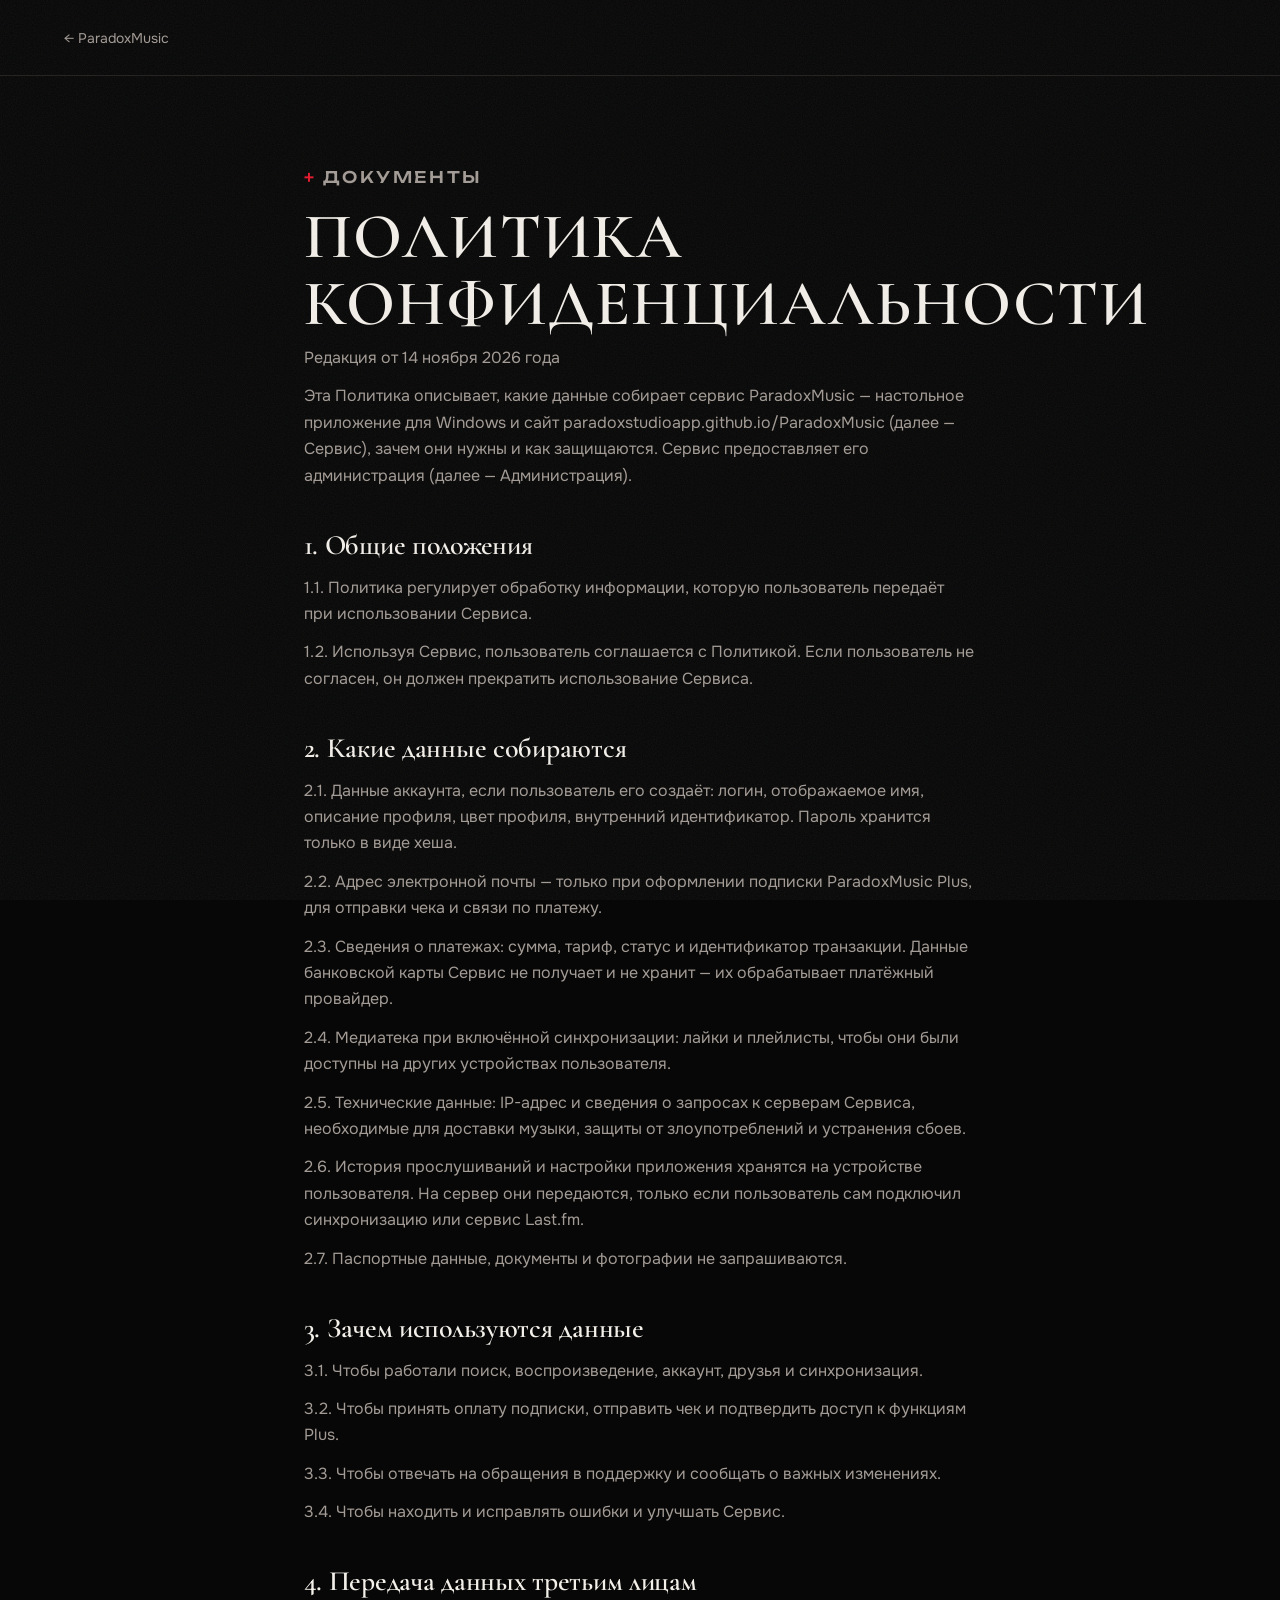
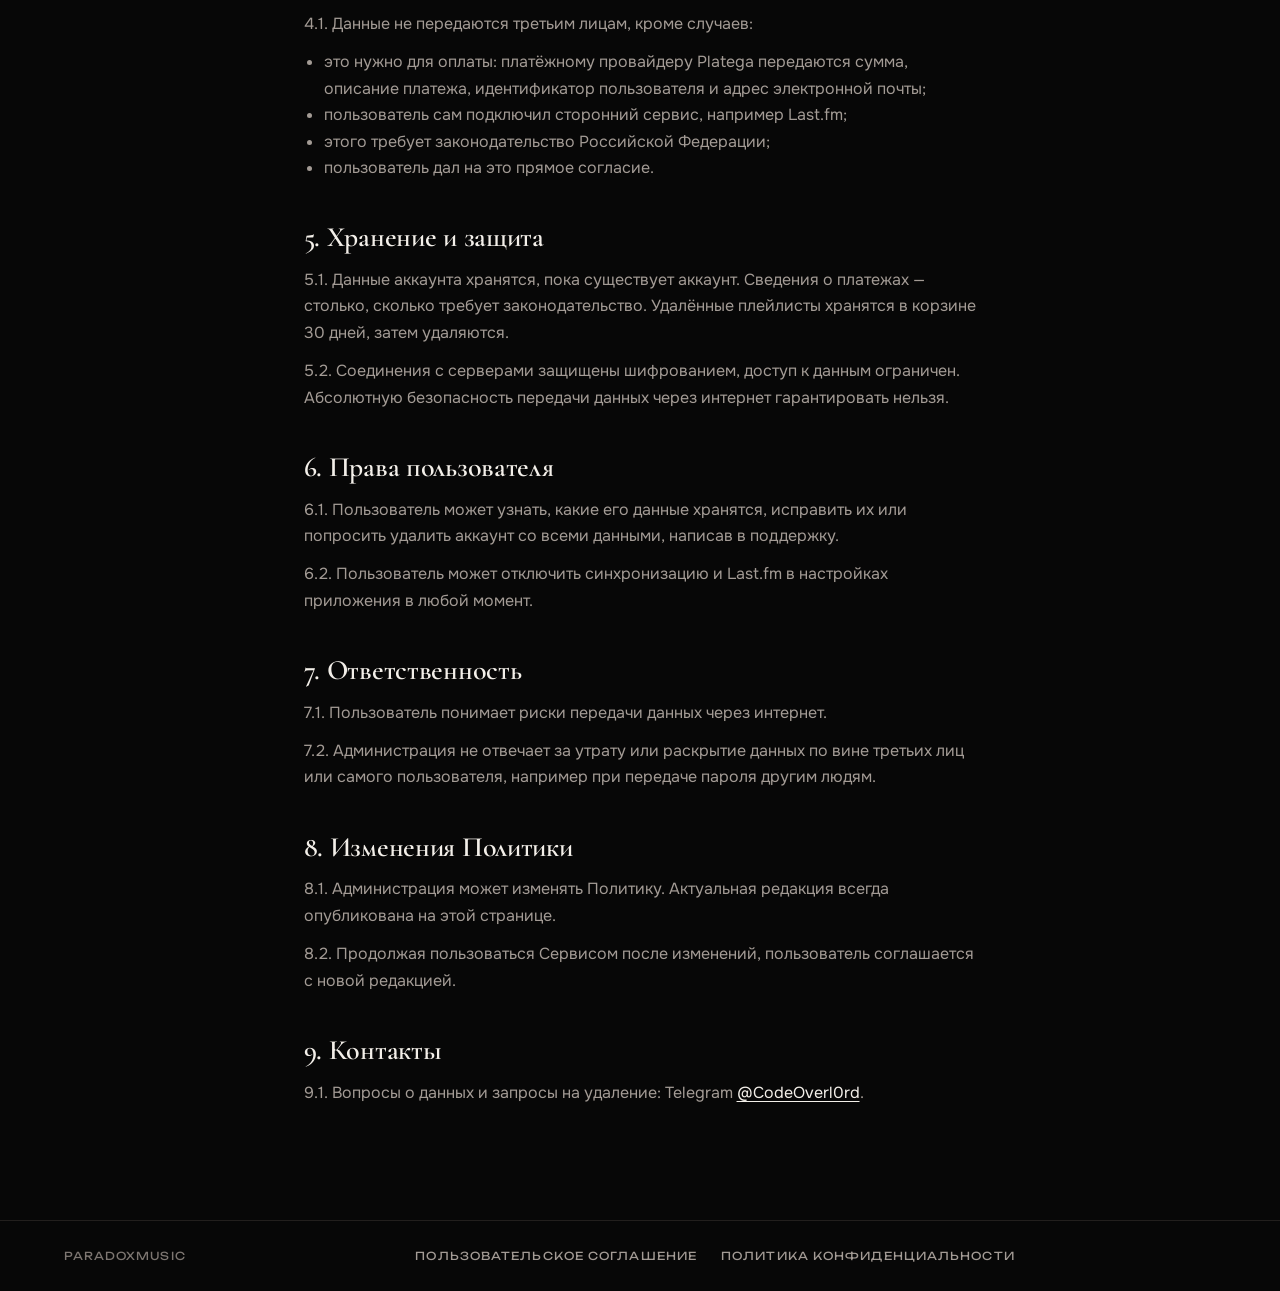
<file: site/privacy.html>
<!doctype html>
<html lang="ru">
<head>
<meta charset="utf-8">
<meta name="viewport" content="width=device-width, initial-scale=1">
<title>Политика конфиденциальности — ParadoxMusic</title>
<meta name="description" content="Как ParadoxMusic собирает, использует и защищает данные пользователей.">
<link rel="icon" type="image/png" href="assets/icon-64.png">
<link rel="preconnect" href="https://fonts.googleapis.com">
<link rel="preconnect" href="https://fonts.gstatic.com" crossorigin>
<link href="https://fonts.googleapis.com/css2?family=Cormorant+Garamond:wght@500;600&family=Onest:wght@400;500&family=Unbounded:wght@400;500&display=swap" rel="stylesheet">
<link rel="stylesheet" href="styles.css">
</head>
<body class="doc-page">
  <header class="doc-top"><div class="wrap"><a href="./" class="doc-home">← ParadoxMusic</a></div></header>
  <main class="wrap doc">
    <p class="kicker">Документы</p>
    <h1>Политика конфиденциальности</h1>
    <p class="doc-date">Редакция от 14 ноября 2026 года</p>

    <p>Эта Политика описывает, какие данные собирает сервис ParadoxMusic — настольное приложение для Windows и сайт paradoxstudioapp.github.io/ParadoxMusic (далее — Сервис), зачем они нужны и как защищаются. Сервис предоставляет его администрация (далее — Администрация).</p>

    <h2>1. Общие положения</h2>
    <p>1.1. Политика регулирует обработку информации, которую пользователь передаёт при использовании Сервиса.</p>
    <p>1.2. Используя Сервис, пользователь соглашается с Политикой. Если пользователь не согласен, он должен прекратить использование Сервиса.</p>

    <h2>2. Какие данные собираются</h2>
    <p>2.1. Данные аккаунта, если пользователь его создаёт: логин, отображаемое имя, описание профиля, цвет профиля, внутренний идентификатор. Пароль хранится только в виде хеша.</p>
    <p>2.2. Адрес электронной почты — только при оформлении подписки ParadoxMusic Plus, для отправки чека и связи по платежу.</p>
    <p>2.3. Сведения о платежах: сумма, тариф, статус и идентификатор транзакции. Данные банковской карты Сервис не получает и не хранит — их обрабатывает платёжный провайдер.</p>
    <p>2.4. Медиатека при включённой синхронизации: лайки и плейлисты, чтобы они были доступны на других устройствах пользователя.</p>
    <p>2.5. Технические данные: IP-адрес и сведения о запросах к серверам Сервиса, необходимые для доставки музыки, защиты от злоупотреблений и устранения сбоев.</p>
    <p>2.6. История прослушиваний и настройки приложения хранятся на устройстве пользователя. На сервер они передаются, только если пользователь сам подключил синхронизацию или сервис Last.fm.</p>
    <p>2.7. Паспортные данные, документы и фотографии не запрашиваются.</p>

    <h2>3. Зачем используются данные</h2>
    <p>3.1. Чтобы работали поиск, воспроизведение, аккаунт, друзья и синхронизация.</p>
    <p>3.2. Чтобы принять оплату подписки, отправить чек и подтвердить доступ к функциям Plus.</p>
    <p>3.3. Чтобы отвечать на обращения в поддержку и сообщать о важных изменениях.</p>
    <p>3.4. Чтобы находить и исправлять ошибки и улучшать Сервис.</p>

    <h2>4. Передача данных третьим лицам</h2>
    <p>4.1. Данные не передаются третьим лицам, кроме случаев:</p>
    <ul>
      <li>это нужно для оплаты: платёжному провайдеру Platega передаются сумма, описание платежа, идентификатор пользователя и адрес электронной почты;</li>
      <li>пользователь сам подключил сторонний сервис, например Last.fm;</li>
      <li>этого требует законодательство Российской Федерации;</li>
      <li>пользователь дал на это прямое согласие.</li>
    </ul>

    <h2>5. Хранение и защита</h2>
    <p>5.1. Данные аккаунта хранятся, пока существует аккаунт. Сведения о платежах — столько, сколько требует законодательство. Удалённые плейлисты хранятся в корзине 30 дней, затем удаляются.</p>
    <p>5.2. Соединения с серверами защищены шифрованием, доступ к данным ограничен. Абсолютную безопасность передачи данных через интернет гарантировать нельзя.</p>

    <h2>6. Права пользователя</h2>
    <p>6.1. Пользователь может узнать, какие его данные хранятся, исправить их или попросить удалить аккаунт со всеми данными, написав в поддержку.</p>
    <p>6.2. Пользователь может отключить синхронизацию и Last.fm в настройках приложения в любой момент.</p>

    <h2>7. Ответственность</h2>
    <p>7.1. Пользователь понимает риски передачи данных через интернет.</p>
    <p>7.2. Администрация не отвечает за утрату или раскрытие данных по вине третьих лиц или самого пользователя, например при передаче пароля другим людям.</p>

    <h2>8. Изменения Политики</h2>
    <p>8.1. Администрация может изменять Политику. Актуальная редакция всегда опубликована на этой странице.</p>
    <p>8.2. Продолжая пользоваться Сервисом после изменений, пользователь соглашается с новой редакцией.</p>

    <h2>9. Контакты</h2>
    <p>9.1. Вопросы о данных и запросы на удаление: Telegram <a href="https://t.me/CodeOverl0rd">@CodeOverl0rd</a>.</p>
  </main>
  <footer class="footer"><div class="wrap footer-row"><span>ParadoxMusic</span><span class="footer-links"><a href="terms.html">Пользовательское соглашение</a><a href="privacy.html">Политика конфиденциальности</a></span></div></footer>
</body>
</html>
</file>
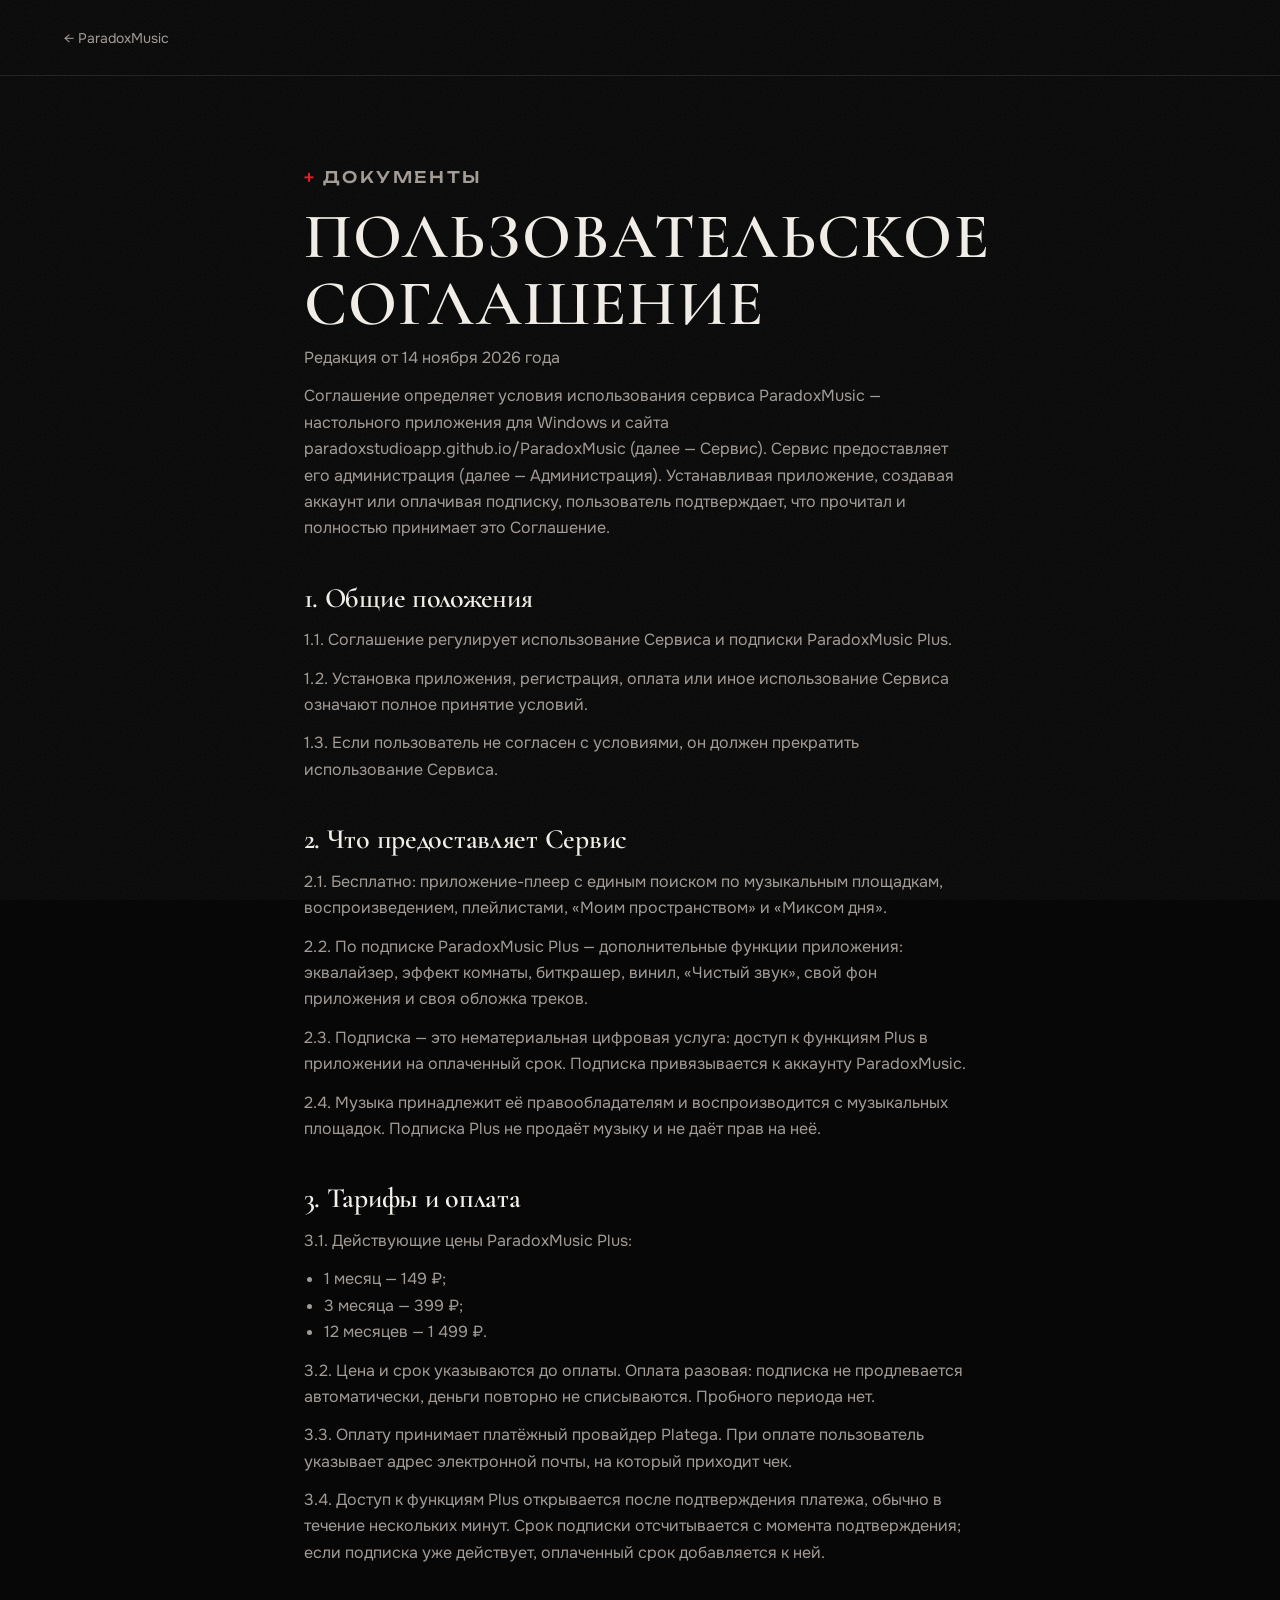
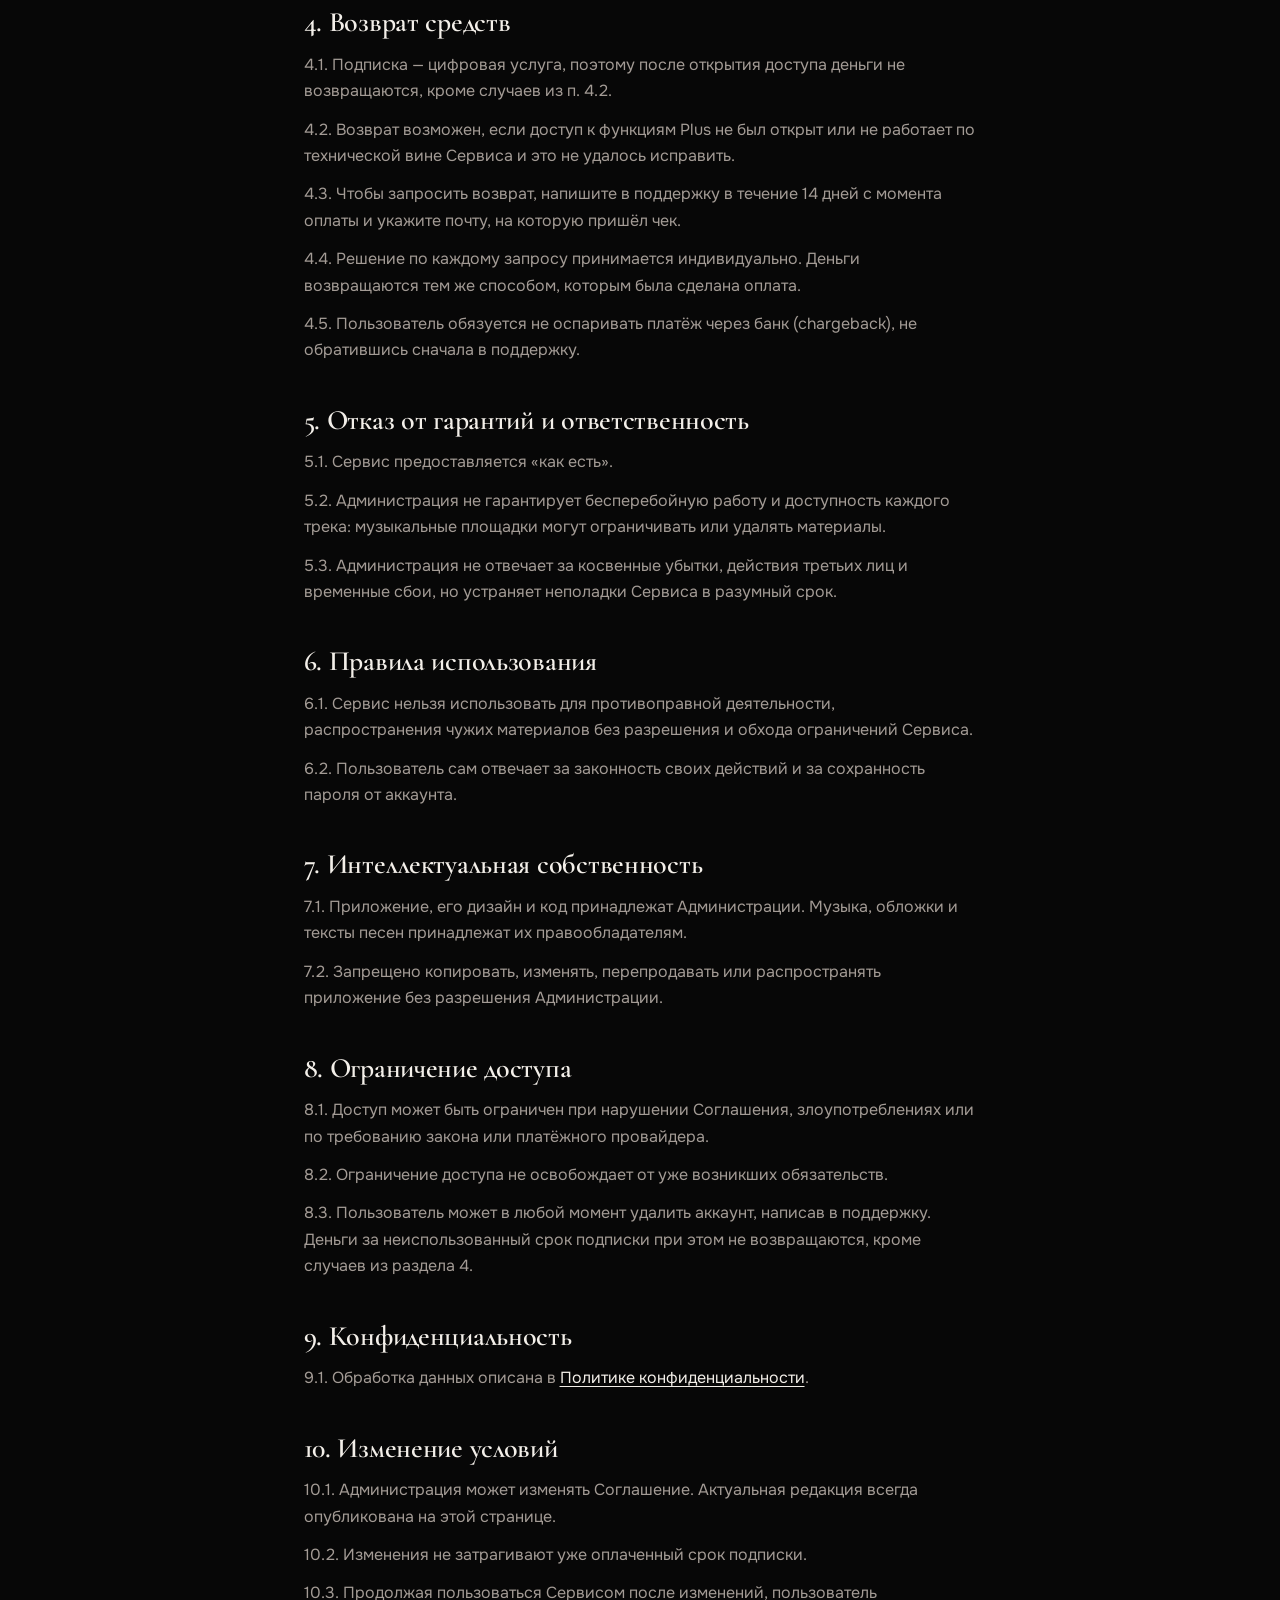
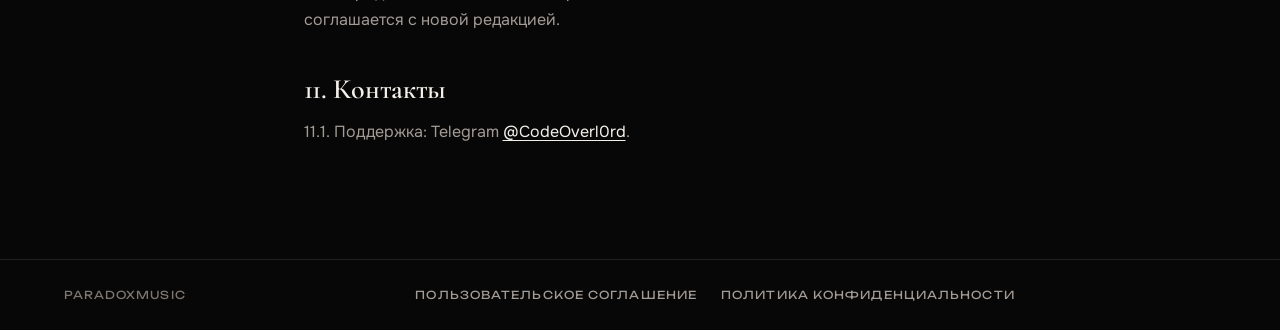
<file: site/terms.html>
<!doctype html>
<html lang="ru">
<head>
<meta charset="utf-8">
<meta name="viewport" content="width=device-width, initial-scale=1">
<title>Пользовательское соглашение — ParadoxMusic</title>
<meta name="description" content="Условия использования ParadoxMusic и подписки ParadoxMusic Plus.">
<link rel="icon" type="image/png" href="assets/icon-64.png">
<link rel="preconnect" href="https://fonts.googleapis.com">
<link rel="preconnect" href="https://fonts.gstatic.com" crossorigin>
<link href="https://fonts.googleapis.com/css2?family=Cormorant+Garamond:wght@500;600&family=Onest:wght@400;500&family=Unbounded:wght@400;500&display=swap" rel="stylesheet">
<link rel="stylesheet" href="styles.css">
</head>
<body class="doc-page">
  <header class="doc-top"><div class="wrap"><a href="./" class="doc-home">← ParadoxMusic</a></div></header>
  <main class="wrap doc">
    <p class="kicker">Документы</p>
    <h1>Пользовательское соглашение</h1>
    <p class="doc-date">Редакция от 14 ноября 2026 года</p>

    <p>Соглашение определяет условия использования сервиса ParadoxMusic — настольного приложения для Windows и сайта paradoxstudioapp.github.io/ParadoxMusic (далее — Сервис). Сервис предоставляет его администрация (далее — Администрация). Устанавливая приложение, создавая аккаунт или оплачивая подписку, пользователь подтверждает, что прочитал и полностью принимает это Соглашение.</p>

    <h2>1. Общие положения</h2>
    <p>1.1. Соглашение регулирует использование Сервиса и подписки ParadoxMusic Plus.</p>
    <p>1.2. Установка приложения, регистрация, оплата или иное использование Сервиса означают полное принятие условий.</p>
    <p>1.3. Если пользователь не согласен с условиями, он должен прекратить использование Сервиса.</p>

    <h2>2. Что предоставляет Сервис</h2>
    <p>2.1. Бесплатно: приложение-плеер с единым поиском по музыкальным площадкам, воспроизведением, плейлистами, «Моим пространством» и «Миксом дня».</p>
    <p>2.2. По подписке ParadoxMusic Plus — дополнительные функции приложения: эквалайзер, эффект комнаты, биткрашер, винил, «Чистый звук», свой фон приложения и своя обложка треков.</p>
    <p>2.3. Подписка — это нематериальная цифровая услуга: доступ к функциям Plus в приложении на оплаченный срок. Подписка привязывается к аккаунту ParadoxMusic.</p>
    <p>2.4. Музыка принадлежит её правообладателям и воспроизводится с музыкальных площадок. Подписка Plus не продаёт музыку и не даёт прав на неё.</p>

    <h2>3. Тарифы и оплата</h2>
    <p>3.1. Действующие цены ParadoxMusic Plus:</p>
    <ul>
      <li>1 месяц — 149 ₽;</li>
      <li>3 месяца — 399 ₽;</li>
      <li>12 месяцев — 1 499 ₽.</li>
    </ul>
    <p>3.2. Цена и срок указываются до оплаты. Оплата разовая: подписка не продлевается автоматически, деньги повторно не списываются. Пробного периода нет.</p>
    <p>3.3. Оплату принимает платёжный провайдер Platega. При оплате пользователь указывает адрес электронной почты, на который приходит чек.</p>
    <p>3.4. Доступ к функциям Plus открывается после подтверждения платежа, обычно в течение нескольких минут. Срок подписки отсчитывается с момента подтверждения; если подписка уже действует, оплаченный срок добавляется к ней.</p>

    <h2>4. Возврат средств</h2>
    <p>4.1. Подписка — цифровая услуга, поэтому после открытия доступа деньги не возвращаются, кроме случаев из п. 4.2.</p>
    <p>4.2. Возврат возможен, если доступ к функциям Plus не был открыт или не работает по технической вине Сервиса и это не удалось исправить.</p>
    <p>4.3. Чтобы запросить возврат, напишите в поддержку в течение 14 дней с момента оплаты и укажите почту, на которую пришёл чек.</p>
    <p>4.4. Решение по каждому запросу принимается индивидуально. Деньги возвращаются тем же способом, которым была сделана оплата.</p>
    <p>4.5. Пользователь обязуется не оспаривать платёж через банк (chargeback), не обратившись сначала в поддержку.</p>

    <h2>5. Отказ от гарантий и ответственность</h2>
    <p>5.1. Сервис предоставляется «как есть».</p>
    <p>5.2. Администрация не гарантирует бесперебойную работу и доступность каждого трека: музыкальные площадки могут ограничивать или удалять материалы.</p>
    <p>5.3. Администрация не отвечает за косвенные убытки, действия третьих лиц и временные сбои, но устраняет неполадки Сервиса в разумный срок.</p>

    <h2>6. Правила использования</h2>
    <p>6.1. Сервис нельзя использовать для противоправной деятельности, распространения чужих материалов без разрешения и обхода ограничений Сервиса.</p>
    <p>6.2. Пользователь сам отвечает за законность своих действий и за сохранность пароля от аккаунта.</p>

    <h2>7. Интеллектуальная собственность</h2>
    <p>7.1. Приложение, его дизайн и код принадлежат Администрации. Музыка, обложки и тексты песен принадлежат их правообладателям.</p>
    <p>7.2. Запрещено копировать, изменять, перепродавать или распространять приложение без разрешения Администрации.</p>

    <h2>8. Ограничение доступа</h2>
    <p>8.1. Доступ может быть ограничен при нарушении Соглашения, злоупотреблениях или по требованию закона или платёжного провайдера.</p>
    <p>8.2. Ограничение доступа не освобождает от уже возникших обязательств.</p>
    <p>8.3. Пользователь может в любой момент удалить аккаунт, написав в поддержку. Деньги за неиспользованный срок подписки при этом не возвращаются, кроме случаев из раздела 4.</p>

    <h2>9. Конфиденциальность</h2>
    <p>9.1. Обработка данных описана в <a href="privacy.html">Политике конфиденциальности</a>.</p>

    <h2>10. Изменение условий</h2>
    <p>10.1. Администрация может изменять Соглашение. Актуальная редакция всегда опубликована на этой странице.</p>
    <p>10.2. Изменения не затрагивают уже оплаченный срок подписки.</p>
    <p>10.3. Продолжая пользоваться Сервисом после изменений, пользователь соглашается с новой редакцией.</p>

    <h2>11. Контакты</h2>
    <p>11.1. Поддержка: Telegram <a href="https://t.me/CodeOverl0rd">@CodeOverl0rd</a>.</p>
  </main>
  <footer class="footer"><div class="wrap footer-row"><span>ParadoxMusic</span><span class="footer-links"><a href="terms.html">Пользовательское соглашение</a><a href="privacy.html">Политика конфиденциальности</a></span></div></footer>
</body>
</html>
</file>
<file: site/styles.css>
/* ParadoxMusic site. Palette, type and motion follow the approved reference:
   near-black with film grain, warm cream, deep red; serif display, wide caps labels. */
:root {
  --bg: #070707;
  --panel: #111010;
  --panel2: #1a1817;
  --line: #221f1d;
  --fg: #f3efe9;
  --muted: #a39b95;
  --faint: #7d7671;
  --red: #e3172b;
  --red2: #ff3341;
  --red-deep: #8f0c19;
  --paper: #ecebe8;
  --ink: #0d0d0d;
  --ink-muted: #4b4744;
  --serif: "Cormorant Garamond", "Times New Roman", serif;
  --wide: "Unbounded", Arial, sans-serif;
  --body: "Onest", system-ui, sans-serif;
  --gut: clamp(16px, 3.4vw, 48px);
  --ease-out: cubic-bezier(0.23, 1, 0.32, 1);
}

* { box-sizing: border-box; }
html { scroll-behavior: smooth; scroll-padding-top: 72px; }
body {
  margin: 0;
  background: var(--bg);
  color: var(--fg);
  font: 400 17px/1.6 var(--body);
  -webkit-font-smoothing: antialiased;
  overflow-x: clip;
}
body::after {
  content: "";
  position: fixed;
  inset: 0;
  pointer-events: none;
  z-index: 400;
  opacity: 0.07;
  background-image: url("data:image/svg+xml,%3Csvg xmlns='http://www.w3.org/2000/svg' width='160' height='160'%3E%3Cfilter id='n'%3E%3CfeTurbulence type='fractalNoise' baseFrequency='.9' numOctaves='3' stitchTiles='stitch'/%3E%3C/filter%3E%3Crect width='100%25' height='100%25' filter='url(%23n)'/%3E%3C/svg%3E");
}
img, video { display: block; max-width: 100%; height: auto; }
a { color: inherit; }
code { font-size: 0.88em; background: var(--panel2); padding: 2px 6px; border-radius: 4px; word-break: break-all; }
:focus-visible { outline: 2px solid var(--red2); outline-offset: 3px; border-radius: 4px; }

.wrap { width: 100%; max-width: 1240px; margin: 0 auto; padding: 0 var(--gut); }
.skip { position: absolute; left: -999px; top: 8px; background: var(--fg); color: var(--ink); padding: 8px 12px; z-index: 500; }
.skip:focus { left: 8px; }

.kicker {
  font: 500 11px/1.4 var(--wide);
  text-transform: uppercase;
  letter-spacing: 0.16em;
  color: var(--muted);
  margin: 0 0 20px;
}
.kicker::before { content: "+ "; color: var(--red); }

h1, h2, h3 { font-family: var(--serif); font-weight: 500; margin: 0; }
h1 {
  font-size: clamp(42px, 6vw, 84px);
  line-height: 0.98;
  text-transform: uppercase;
  letter-spacing: 0.02em;
  max-width: 11ch;
}
h2 { font-size: clamp(38px, 5.6vw, 76px); line-height: 1; letter-spacing: -0.01em; font-weight: 600; }
h3 { font-size: 28px; line-height: 1.1; font-weight: 600; }

/* Buttons */
.btn {
  display: inline-flex; align-items: center; justify-content: center; gap: 10px;
  min-height: 48px; padding: 0 28px; border-radius: 999px;
  font: 500 12px/1 var(--wide); text-transform: uppercase; letter-spacing: 0.12em;
  text-decoration: none; cursor: pointer; border: 0;
  transition: background-color 160ms ease, color 160ms ease, border-color 160ms ease, transform 160ms var(--ease-out);
}
.btn:active { transform: scale(0.97); }
.btn-red { background: var(--red); color: #fff; }
.btn-red:hover { background: var(--red2); }
.btn-cream { background: var(--fg); color: var(--ink); }
.btn-cream:hover { background: #fff; }
.btn-ghost { border: 1px solid rgb(243 239 233 / 0.35); color: var(--fg); }
.btn-ghost:hover { border-color: var(--fg); }
.btn-small { min-height: 36px; padding: 0 18px; font-size: 11px; }
.btn-big { min-height: 60px; padding: 0 40px; font-size: 13px; }

/* Nav */
.nav {
  position: fixed; top: 0; left: 0; right: 0; z-index: 60;
  background: linear-gradient(rgb(7 7 7 / 0.75), rgb(7 7 7 / 0));
}
.nav-row { display: flex; align-items: center; gap: 24px; height: 68px; }
.brand { display: flex; align-items: center; gap: 10px; text-decoration: none; font: 500 13px var(--wide); letter-spacing: 0.06em; }
.brand img { border-radius: 7px; }
.nav nav { display: flex; gap: 28px; margin-left: auto; }
.nav nav a { font: 400 11px var(--wide); text-transform: uppercase; letter-spacing: 0.14em; color: var(--muted); text-decoration: none; transition: color 160ms ease; }
.nav nav a:hover { color: var(--fg); }

/* Intro loader */
div.intro { display: none; }
html.intro .intro, html.intro-short .intro { display: block; position: fixed; inset: 0; z-index: 300; background: var(--bg); }
html.intro-done .intro { display: none; }
html.intro:not(.intro-done) body, html.intro-short:not(.intro-done) body { overflow: hidden; }
html.intro-short .ld { display: none; }
.intro.burning { background: transparent; }
.intro.fade { opacity: 0; transition: opacity 400ms ease; }
.intro-gl { position: absolute; inset: 0; width: 100%; height: 100%; }
.ld { position: absolute; inset: 0; display: grid; place-items: center; transition: opacity 300ms ease; }
.intro.counted .ld, .intro.burning .ld { opacity: 0; }
.ld-word {
  position: absolute; top: 50%; left: 50%; transform: translate(-50%, -100%); margin: 0;
  font: 500 clamp(56px, 13vw, 200px)/1 var(--wide); text-transform: uppercase; letter-spacing: -0.02em; color: var(--fg); white-space: nowrap;
}
.ld-disc { position: relative; width: clamp(150px, 18vw, 220px); aspect-ratio: 1; margin-top: clamp(140px, 22vw, 300px); display: grid; place-items: center; }
.ld-disc svg { position: absolute; inset: 0; animation: spin 1.8s linear infinite; }
.ld-vinyl { fill: #0d0d0d; stroke: #3c3835; stroke-width: 1; }
.ld-groove { fill: none; stroke: #1f1d1c; stroke-width: 1; }
.ld-label { fill: var(--red); }
.ld-shine { fill: none; stroke: rgb(243 239 233 / 0.35); stroke-width: 1.5; }
.ld-n { position: relative; font: italic 600 46px/1 var(--serif); color: #fff; }
.ld-pc { position: absolute; right: 18%; bottom: 22%; font: 500 11px var(--wide); color: var(--fg); }
.ld-meta { position: absolute; right: var(--gut); top: 58%; margin: 0; text-align: right; font: 400 10px/1.8 var(--wide); letter-spacing: 0.14em; text-transform: uppercase; color: var(--muted); }
@keyframes spin { to { transform: rotate(360deg); } }

/* Hero: tall sticky scene when the WebGL ribbon runs, a plain first screen otherwise. */
.hero { position: relative; background: radial-gradient(120% 90% at 70% 40%, #7a0814 0%, #2a0206 55%, var(--bg) 100%); }
.hero-stick { position: relative; min-height: 100svh; display: flex; align-items: flex-end; overflow: hidden; }
.hero-gl { position: absolute; inset: 0; width: 100%; height: 100%; z-index: 1; touch-action: pan-y; }
.hero-copy { position: relative; z-index: 2; padding-top: 120px; padding-bottom: clamp(48px, 8vh, 96px); pointer-events: none; }
.hero-copy a, .hero-copy button { pointer-events: auto; }
.lead { color: rgb(243 239 233 / 0.82); max-width: 470px; margin: 24px 0 32px; font-size: 18px; }
.actions { display: flex; flex-wrap: wrap; gap: 12px; }
.release-meta { margin: 20px 0 0; font: 400 11px/1.6 var(--wide); letter-spacing: 0.1em; text-transform: uppercase; color: var(--faint); }
.hero .release-meta { color: rgb(243 239 233 / 0.6); }
.hero-fallback { margin: 48px 0 0; max-width: 760px; }
.hero-fallback img { border-radius: 12px; box-shadow: 0 24px 60px rgb(0 0 0 / 0.5); }
.hero-under { display: none; }
.hero-hint { display: none; }
html.fx-hero .hero { height: 230vh; background: var(--bg); }
html.fx-hero .hero-stick { position: sticky; top: 0; height: 100vh; height: 100svh; }
html.fx-hero .hero-fallback { display: none; }
html.fx-hero .hero-under {
  display: grid; place-content: center; text-align: center; position: absolute; inset: 0; z-index: 0; opacity: 0;
  padding: 0 var(--gut);
}
.hero-under-title { margin: 0; font: 600 clamp(56px, 11vw, 168px)/0.95 var(--serif); letter-spacing: -0.02em; }
html.fx-hero .hero-hint {
  display: block; position: absolute; right: var(--gut); bottom: clamp(48px, 8vh, 96px); z-index: 2; margin: 0; text-align: right;
  font: 400 10px/1.8 var(--wide); letter-spacing: 0.14em; text-transform: uppercase; color: rgb(243 239 233 / 0.6);
}

/* Strip */
.strip { position: relative; z-index: 2; background: var(--bg); border-top: 1px solid var(--line); border-bottom: 1px solid var(--line); }
.strip-row { display: grid; grid-template-columns: repeat(3, 1fr); }
.strip p { margin: 0; padding: 28px 24px 28px 0; display: flex; align-items: baseline; gap: 16px; }
.strip p + p { padding-left: 24px; border-left: 1px solid var(--line); }
.strip b { font: 600 44px/1 var(--serif); white-space: nowrap; }
.strip span { color: var(--muted); font-size: 15px; line-height: 1.4; }

/* Feature sections with app videos */
.feature { padding: clamp(72px, 10vw, 136px) 0; border-bottom: 1px solid var(--line); }
.feature-grid { display: grid; grid-template-columns: minmax(0, 0.7fr) minmax(0, 1.3fr); gap: clamp(32px, 5vw, 72px); align-items: center; }
.feature-flip .feature-grid { grid-template-columns: minmax(0, 1.3fr) minmax(0, 0.7fr); }
.feature-flip .feature-copy { order: 2; }
.feature-copy h2 { font-size: clamp(34px, 3.9vw, 56px); overflow-wrap: break-word; hyphens: auto; }
.feature-copy p:not(.kicker) { color: var(--muted); max-width: 440px; margin: 24px 0 0; }
.feature-video {
  margin: 0; border-radius: 16px; overflow: hidden; background: #000;
  box-shadow: 0 0 0 1px rgb(243 239 233 / 0.08), 0 30px 80px rgb(0 0 0 / 0.55);
  aspect-ratio: 16 / 10;
}
.feature-video video { width: 100%; height: 100%; object-fit: cover; }
.feature:nth-of-type(odd) .feature-video { box-shadow: 0 0 0 1px rgb(227 23 43 / 0.35), 0 30px 80px rgb(0 0 0 / 0.55); }

/* Flame wave scene */
.surge { position: relative; }
.surge-stick { position: relative; min-height: 70vh; display: grid; place-items: center; overflow: hidden; text-align: center; }
.surge-gl { position: absolute; inset: 0; width: 100%; height: 100%; }
.surge-text { position: relative; z-index: 1; padding: 0 var(--gut); }
.surge-text h2 { font-size: clamp(48px, 9vw, 140px); }
.surge-flash { display: none; }
html.fx-surge .surge { height: 300vh; }
html.fx-surge .surge-stick { position: sticky; top: 0; height: 100vh; height: 100svh; }
html.fx-surge .surge-text { opacity: 0; }
html.fx-surge .surge-flash { display: block; position: absolute; inset: 0; z-index: 2; background: var(--paper); opacity: 0; pointer-events: none; }

/* Paper section */
.paper { background: var(--paper); color: var(--ink); padding: clamp(72px, 10vw, 136px) 0; }
.paper .kicker { color: var(--ink-muted); }
.sec-head { margin-bottom: clamp(40px, 6vw, 72px); max-width: 880px; }
.inside { list-style: none; margin: 0; padding: 0; display: grid; grid-template-columns: repeat(2, 1fr); column-gap: 48px; border-top: 1px solid #cfcbc6; }
.inside li { display: flex; gap: 24px; align-items: baseline; padding: 22px 0; border-bottom: 1px solid #cfcbc6; font: 600 clamp(22px, 2.2vw, 28px)/1.2 var(--serif); }
.num { font: 500 11px var(--wide); letter-spacing: 0.12em; color: var(--red2); flex: none; }
.paper .num { color: #b8101f; }

/* Burnt joins between sections */
.burn { position: relative; z-index: 5; height: 0; pointer-events: none; }
.burn.on { height: 220px; margin: -110px 0; }
.burn canvas { position: absolute; inset: 0; width: 100%; height: 100%; }

/* Download */
.sec { padding: clamp(72px, 10vw, 136px) 0; }
.dl-card {
  display: flex; justify-content: space-between; align-items: center; gap: 32px; flex-wrap: wrap;
  padding: clamp(24px, 4vw, 48px); border: 1px solid var(--line); border-radius: 20px; background: var(--panel);
  margin-bottom: clamp(48px, 7vw, 88px);
}
.dl-card h3 { font-size: clamp(40px, 5vw, 64px); }
.dl-file { color: var(--muted); margin: 16px 0 0; max-width: 520px; }
.steps { list-style: none; margin: 0; padding: 0; display: grid; grid-template-columns: repeat(4, 1fr); gap: 24px; }
.steps li { padding-top: 24px; border-top: 1px solid #3c3835; }
.steps .num { display: block; font: 600 64px/1 var(--serif); color: var(--fg); letter-spacing: 0; }
.steps h3 { margin: 20px 0 12px; font-size: 26px; }
.steps p { margin: 0; color: var(--muted); font-size: 15px; }

/* FAQ */
.faq-sec { border-top: 1px solid var(--line); }
.faq-grid { display: grid; grid-template-columns: 1fr 1.4fr; gap: clamp(32px, 6vw, 96px); align-items: start; }
.faq-grid .sec-head { margin-bottom: 0; }
.faq { border-top: 1px solid var(--line); }
.faq details { border-bottom: 1px solid var(--line); }
.faq summary { list-style: none; cursor: pointer; display: flex; justify-content: space-between; gap: 16px; padding: 22px 0; font: 600 24px/1.25 var(--serif); }
.faq summary::-webkit-details-marker { display: none; }
.faq summary::after { content: "+"; font: 400 22px var(--body); color: var(--red2); transition: transform 200ms var(--ease-out); }
.faq details[open] summary::after { transform: rotate(45deg); }
.faq details p { margin: 0 0 24px; color: var(--muted); max-width: 640px; }

/* Final: red stage */
.final { padding: clamp(120px, 16vw, 220px) 0; text-align: center; background: linear-gradient(170deg, var(--red) 0%, var(--red-deep) 100%); }
.final .kicker { color: rgb(255 255 255 / 0.8); }
.final .kicker::before { color: #fff; }
.final-inner { display: flex; flex-direction: column; align-items: center; }
.final h2 { font-size: clamp(52px, 10vw, 150px); margin-bottom: 48px; }
.final .release-meta { color: rgb(255 255 255 / 0.75); }

.footer { border-top: 1px solid var(--line); padding: 28px 0; }
.footer-row { display: flex; flex-wrap: wrap; gap: 12px 28px; font: 400 11px var(--wide); letter-spacing: 0.1em; text-transform: uppercase; color: var(--faint); }
.footer-row span { margin-right: auto; }
.footer a { text-decoration: none; color: var(--muted); }
.footer a:hover { color: var(--fg); }

/* Reveal on scroll */
.js .reveal { opacity: 0; transform: translateY(16px); transition: opacity 600ms var(--ease-out), transform 600ms var(--ease-out); }
.js .reveal.in { opacity: 1; transform: none; }

@media (max-width: 1024px) {
  .steps { grid-template-columns: repeat(2, 1fr); gap: 32px 24px; }
}
@media (max-width: 860px) {
  .nav nav { display: none; }
  .nav-row > .btn { margin-left: auto; }
  .feature-grid, .feature-flip .feature-grid, .faq-grid { grid-template-columns: 1fr; }
  .feature-flip .feature-copy { order: 0; }
  .strip-row, .inside { grid-template-columns: 1fr; }
  .strip p, .strip p + p { padding: 20px 0; border-left: 0; }
  .strip p + p { border-top: 1px solid var(--line); }
  html.fx-hero .hero-hint { display: none; }
}
@media (max-width: 560px) {
  body { font-size: 16px; }
  .steps { grid-template-columns: 1fr; }
  .actions .btn { width: 100%; }
  .brand span { display: none; }
  .ld-meta { display: none; }
}
@media (prefers-reduced-motion: reduce) {
  html { scroll-behavior: auto; }
  .js .reveal, .js .reveal.in { opacity: 1; transform: none; transition: none; }
  .btn { transition: none; }
  .ld-disc svg { animation: none; }
}

/* Plus pricing */
.plus-lead { margin: 20px 0 0; color: var(--muted); max-width: 640px; font-size: 17px; }
.plans { display: grid; grid-template-columns: repeat(3, 1fr); gap: 16px; }
.plan { position: relative; display: flex; flex-direction: column; gap: 8px; padding: 32px 28px 28px; background: var(--panel); border: 1px solid var(--line); border-radius: 20px; }
.plan-best { border-color: var(--red); }
.plan h3 { margin: 0; font-size: 26px; }
.plan-badge { position: absolute; top: 20px; right: 20px; margin: 0; padding: 4px 10px; border-radius: 999px; background: rgb(227 23 43 / 0.14); color: #ff8a95; font-size: 12px; }
.plan-price { margin: 12px 0 0; font: 500 18px/1 var(--wide); color: var(--muted); }
.plan-price span { font: 600 64px/1 var(--serif); color: var(--fg); margin-right: 4px; font-variant-numeric: tabular-nums; }
.plan-note { margin: 0 0 20px; color: var(--faint); font-size: 14px; }
.plan .btn { margin-top: auto; width: 100%; }
.plan-fine { margin: 24px 0 0; color: var(--faint); font-size: 13px; }
.pay-dialog { max-width: min(440px, calc(100vw - 32px)); padding: 32px; border: 1px solid var(--line); border-radius: 20px; background: var(--panel); color: var(--fg); }
.pay-dialog::backdrop { background: rgb(0 0 0 / 0.6); }
.pay-dialog[open] { animation: pay-in 220ms var(--ease-out, ease-out); }
.pay-dialog h3 { margin: 8px 0 12px; font-size: 28px; }
.pay-dialog p { color: var(--muted); }
.pay-dialog .btn { margin-top: 12px; }
@keyframes pay-in { from { opacity: 0; transform: translateY(8px) scale(0.98); } }
@media (prefers-reduced-motion: reduce) { .pay-dialog[open] { animation: none; } }
@media (max-width: 860px) { .plans { grid-template-columns: 1fr; } }
button.btn { border: 0; font-family: inherit; cursor: pointer; }
button.btn-ghost { background: transparent; border: 1px solid rgb(243 239 233 / 0.35); color: var(--fg); }

/* Footer links and document pages */
.footer-links { display: flex; flex-wrap: wrap; gap: 8px 24px; justify-content: flex-end; }
.plan-fine a, .faq a, .doc a { color: var(--fg); text-decoration: underline; text-underline-offset: 3px; }
.doc-page { background: var(--bg); color: var(--fg); }
.doc-top { padding: 24px 0; border-bottom: 1px solid var(--line); }
.doc-home { color: var(--muted); text-decoration: none; font-size: 14px; }
.doc-home:hover { color: var(--fg); }
.doc { max-width: 760px; padding-top: clamp(40px, 7vw, 88px); padding-bottom: clamp(56px, 8vw, 104px); }
.doc h1 { margin: 12px 0 8px; font: 600 clamp(40px, 6vw, 64px)/1.05 var(--serif); }
.doc-date { margin: 0 0 40px; color: var(--faint); font-size: 14px; }
.doc h2 { margin: 40px 0 12px; font: 600 28px/1.2 var(--serif); }
.doc p, .doc li { color: var(--muted); font-size: 16px; line-height: 1.65; }
.doc p { margin: 0 0 12px; }
.doc ul { margin: 0 0 12px; padding-left: 20px; }
@media (max-width: 640px) { .footer-links { justify-content: flex-start; } }
</file>
